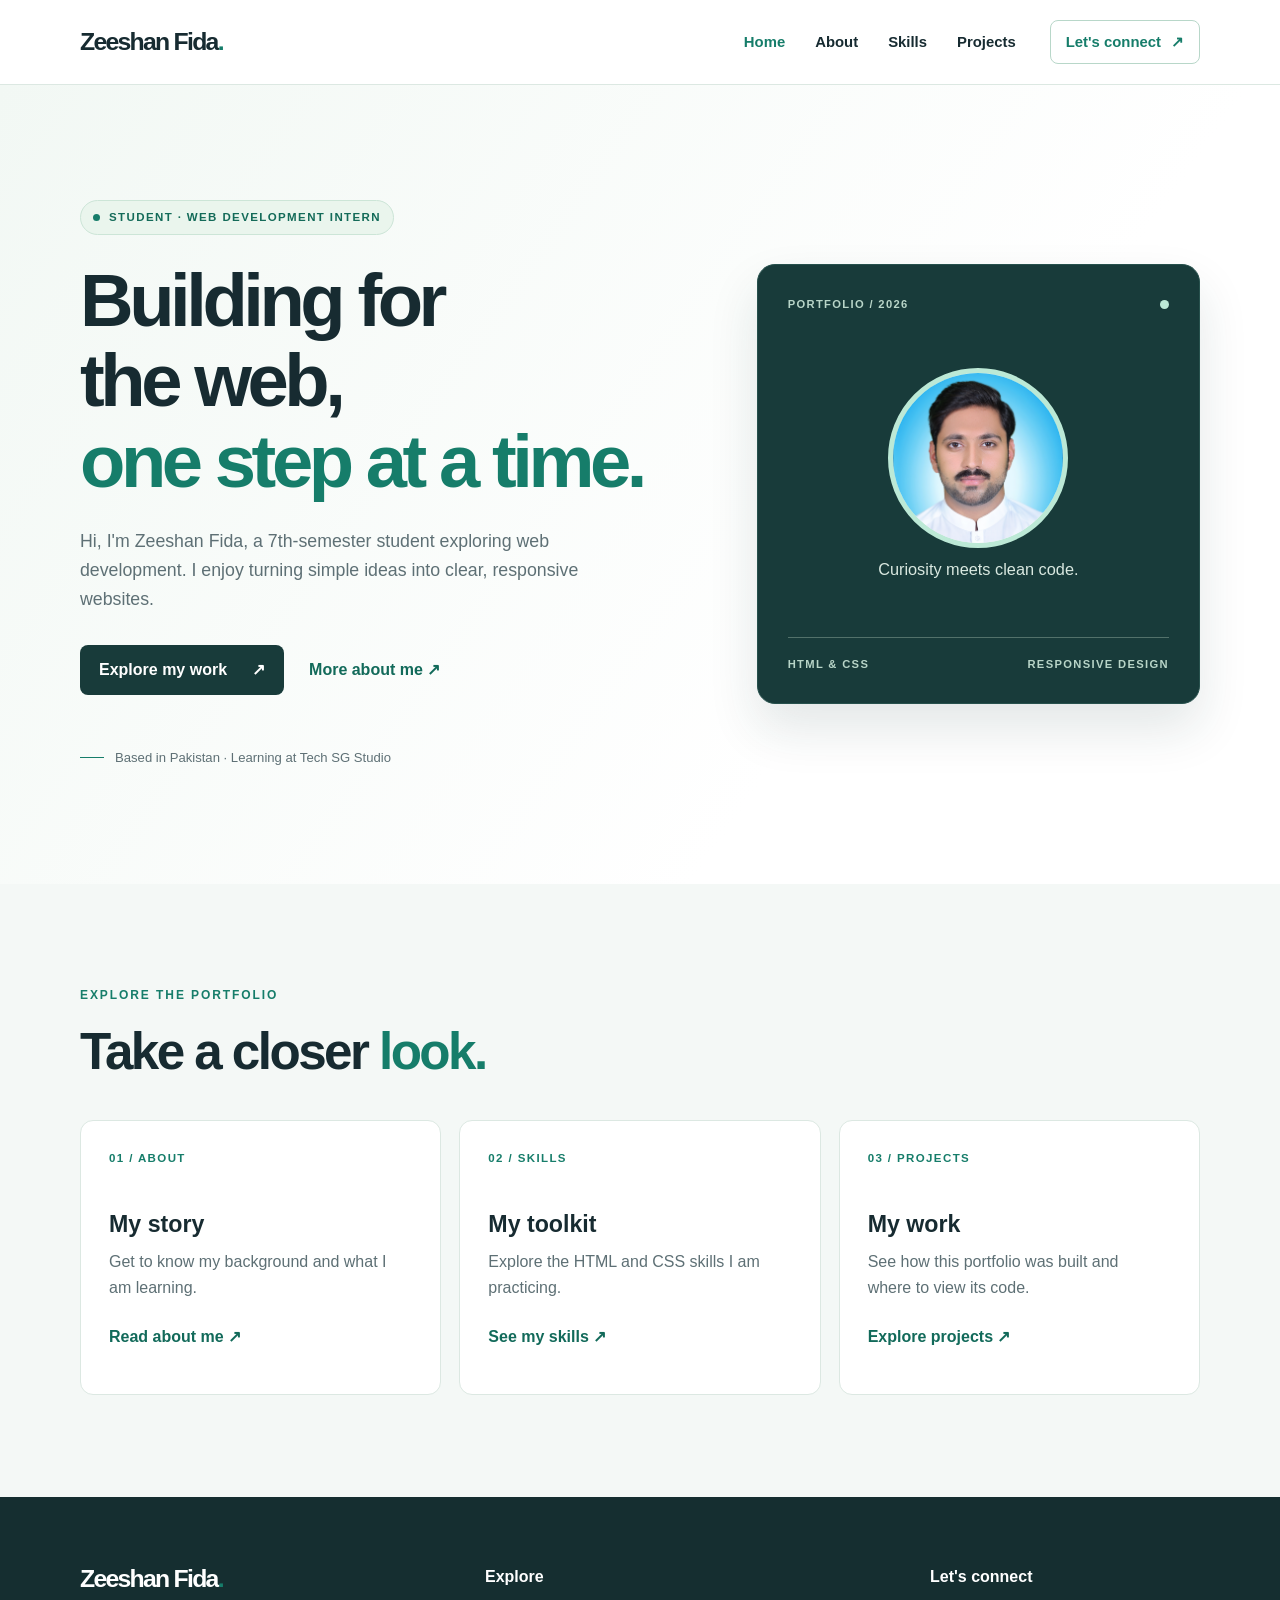
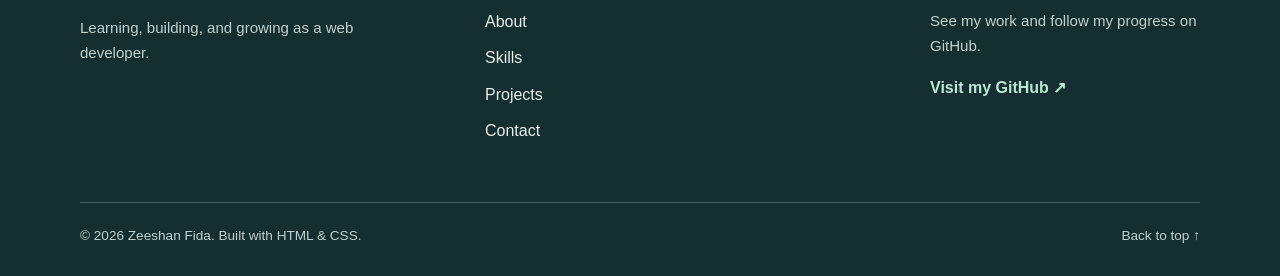
<file: index.html>
<!DOCTYPE html>
<html lang="en">
<head>
  <meta charset="UTF-8">
  <meta name="viewport" content="width=device-width, initial-scale=1.0">
  <meta name="theme-color" content="#f7faf8">
  <meta name="description" content="Meet Zeeshan Fida, a 7th-semester student learning to build responsive websites with HTML and CSS.">
  <title>Zeeshan Fida | Web Development Portfolio</title>

  <!-- Update this URL if you change your Netlify domain. -->
  <link rel="canonical" href="https://stupendous-hummingbird-b84b47.netlify.app/">
  <meta property="og:type" content="website">
  <meta property="og:title" content="Zeeshan Fida | Web Development Portfolio">
  <meta property="og:description" content="Meet Zeeshan Fida, a 7th-semester student learning to build responsive websites with HTML and CSS.">
  <meta property="og:url" content="https://stupendous-hummingbird-b84b47.netlify.app/">
  <link rel="stylesheet" href="style.css">
</head>
<body>
  <a class="skip-link" href="#main-content">Skip to content</a>

  <header class="site-header">
    <div class="container header-inner">
      <a class="brand" href="index.html" aria-label="Zeeshan Fida, home">Zeeshan Fida<span>.</span></a>

      <nav class="desktop-nav" aria-label="Main navigation">
        <a href="index.html" aria-current="page">Home</a>
        <a href="about.html">About</a>
        <a href="skills.html">Skills</a>
        <a href="projects.html">Projects</a>
        <a class="nav-button" href="contact.html">Let's connect <span aria-hidden="true">↗</span></a>
      </nav>

      <!-- Native details and summary create a menu without JavaScript. -->
      <details class="mobile-menu">
        <summary class="menu-toggle">
          <span class="menu-icon" aria-hidden="true"><span></span><span></span><span></span></span>
          <span>Menu</span>
        </summary>
        <nav class="mobile-nav" aria-label="Mobile navigation">
          <a href="index.html" aria-current="page">Home</a>
          <a href="about.html">About</a>
          <a href="skills.html">Skills</a>
          <a href="projects.html">Projects</a>
          <a href="contact.html">Contact</a>
        </nav>
      </details>
    </div>
  </header>

  <main id="main-content">
    <section class="hero" aria-labelledby="hero-title">
      <div class="container hero-grid">
        <div class="hero-copy">
          <p class="eyebrow"><span class="status-dot" aria-hidden="true"></span> STUDENT · WEB DEVELOPMENT INTERN</p>
          <h1 id="hero-title">Building for the web, <em>one step at a time.</em></h1>
          <p class="hero-description">Hi, I'm Zeeshan Fida, a 7th-semester student exploring web development. I enjoy turning simple ideas into clear, responsive websites.</p>
          <div class="hero-actions">
            <a class="button button-primary" href="projects.html">Explore my work <span aria-hidden="true">↗</span></a>
            <a class="text-link" href="about.html">More about me <span aria-hidden="true">↗</span></a>
          </div>
          <div class="hero-detail"><span class="detail-line" aria-hidden="true"></span> Based in Pakistan · Learning at Tech SG Studio</div>
        </div>

        <aside class="hero-panel" aria-label="Zeeshan's portfolio introduction">
          <div class="panel-top"><span>PORTFOLIO / 2026</span><span class="panel-dot" aria-hidden="true"></span></div>
          <div class="panel-center">
            <!-- Save your photo as profile.jpg next to index.html. -->
            <img class="profile-photo" src="profile.jpeg" alt="Portrait of Zeeshan Fida" width="180" height="180">
            <p>Curiosity meets clean code.</p>
          </div>
          <div class="panel-bottom"><span>HTML & CSS</span><span>RESPONSIVE DESIGN</span></div>
        </aside>
      </div>
    </section>

    <section class="section skills-section" aria-labelledby="explore-title">
      <div class="container">
        <p class="section-kicker">EXPLORE THE PORTFOLIO</p>
        <h2 id="explore-title">Take a closer <span>look.</span></h2>
        <div class="skill-list">
          <article class="skill-card">
            <span class="card-index">01 / ABOUT</span>
            <h3>My story</h3>
            <p>Get to know my background and what I am learning.</p>
            <a class="inline-link" href="about.html">Read about me ↗</a>
          </article>
          <article class="skill-card">
            <span class="card-index">02 / SKILLS</span>
            <h3>My toolkit</h3>
            <p>Explore the HTML and CSS skills I am practicing.</p>
            <a class="inline-link" href="skills.html">See my skills ↗</a>
          </article>
          <article class="skill-card">
            <span class="card-index">03 / PROJECTS</span>
            <h3>My work</h3>
            <p>See how this portfolio was built and where to view its code.</p>
            <a class="inline-link" href="projects.html">Explore projects ↗</a>
          </article>
        </div>
      </div>
    </section>
  </main>

  <footer class="site-footer">
    <div class="container footer-main">
      <div class="footer-about">
        <a class="brand footer-brand" href="index.html" aria-label="Zeeshan Fida, home">Zeeshan Fida<span>.</span></a>
        <p>Learning, building, and growing as a web developer.</p>
      </div>
      <nav class="footer-nav" aria-label="Footer navigation">
        <h2>Explore</h2>
        <a href="about.html">About</a>
        <a href="skills.html">Skills</a>
        <a href="projects.html">Projects</a>
        <a href="contact.html">Contact</a>
      </nav>
      <div class="footer-connect">
        <h2>Let's connect</h2>
        <p>See my work and follow my progress on GitHub.</p>
        <a href="https://github.com/Zeeshanfida49" target="_blank" rel="noopener noreferrer">Visit my GitHub <span aria-hidden="true">↗</span></a>
      </div>
    </div>
    <div class="container footer-bottom">
      <p>© 2026 Zeeshan Fida. Built with HTML & CSS.</p>
      <a href="#main-content">Back to top <span aria-hidden="true">↑</span></a>
    </div>
  </footer>
</body>
</html>
</file>
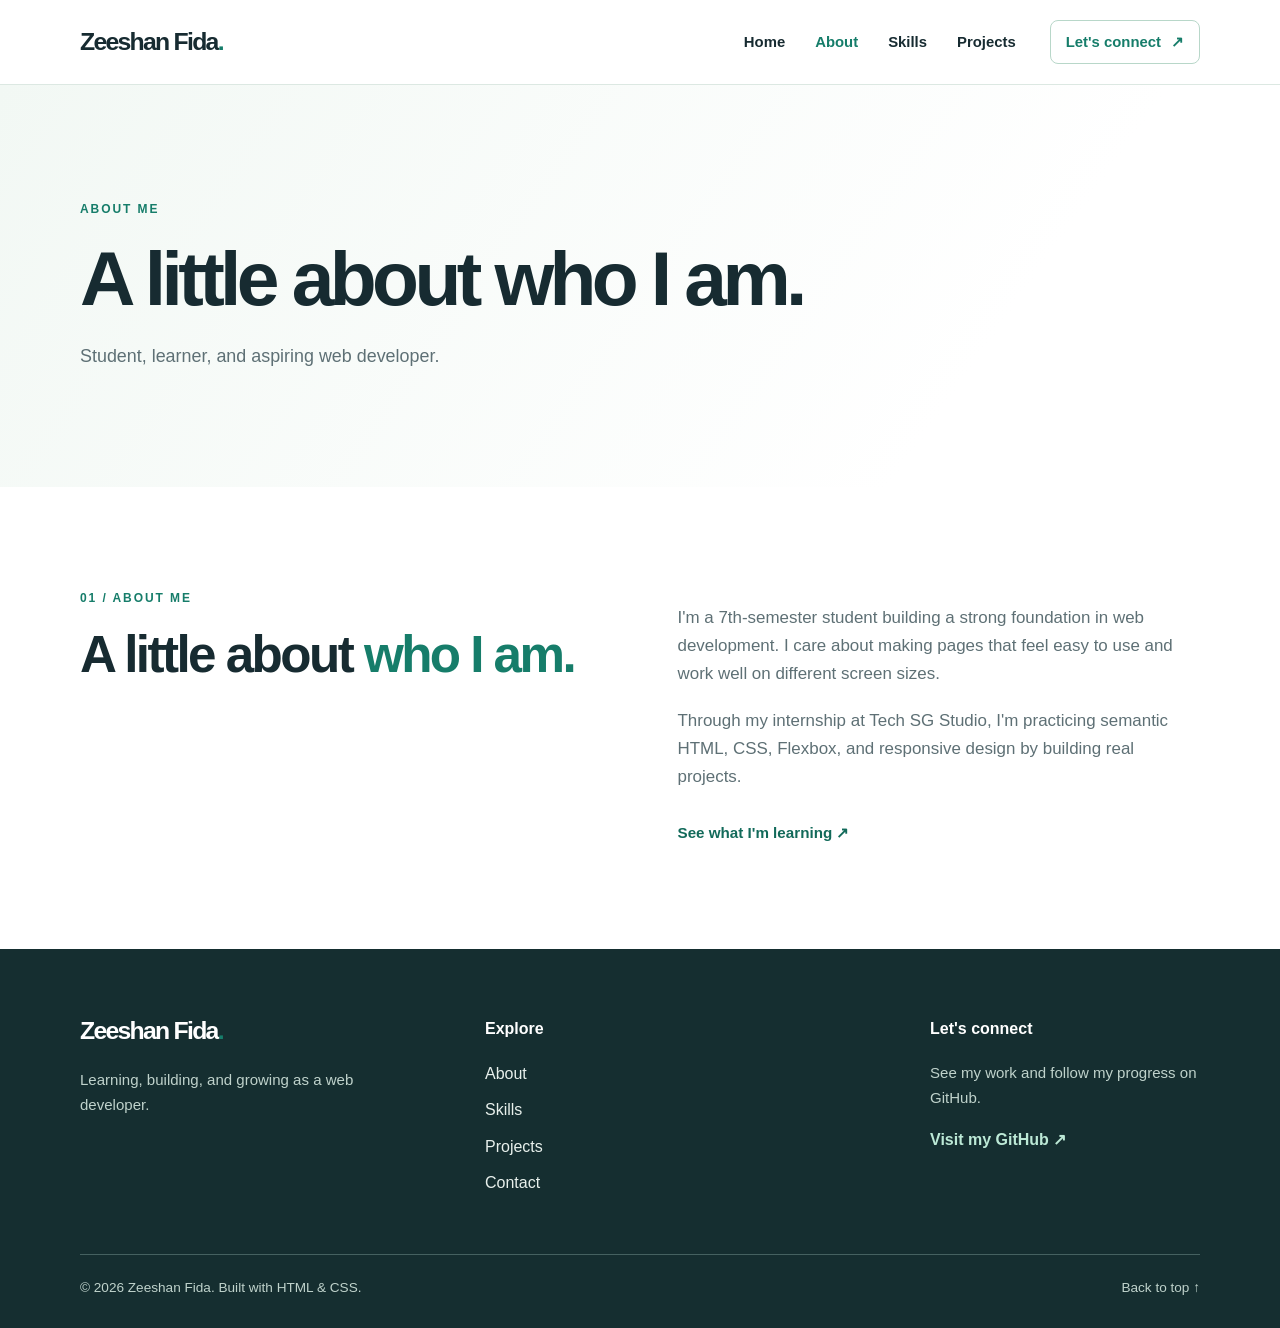
<file: about.html>
<!DOCTYPE html>
<html lang="en">
<head>
  <meta charset="UTF-8">
  <meta name="viewport" content="width=device-width, initial-scale=1.0">
  <meta name="theme-color" content="#f7faf8">
  <meta name="description" content="Learn about Zeeshan Fida, a 7th-semester student practicing web development at Tech SG Studio.">
  <title>About | Zeeshan Fida</title>

  <!-- Update this URL if you change your Netlify domain. -->
  <link rel="canonical" href="https://stupendous-hummingbird-b84b47.netlify.app/about.html">
  <meta property="og:type" content="website">
  <meta property="og:title" content="About | Zeeshan Fida">
  <meta property="og:description" content="Learn about Zeeshan Fida, a 7th-semester student practicing web development at Tech SG Studio.">
  <meta property="og:url" content="https://stupendous-hummingbird-b84b47.netlify.app/about.html">
  <link rel="stylesheet" href="style.css">
</head>
<body>
  <a class="skip-link" href="#main-content">Skip to content</a>

  <header class="site-header">
    <div class="container header-inner">
      <a class="brand" href="index.html" aria-label="Zeeshan Fida, home">Zeeshan Fida<span>.</span></a>

      <nav class="desktop-nav" aria-label="Main navigation">
        <a href="index.html">Home</a>
        <a href="about.html" aria-current="page">About</a>
        <a href="skills.html">Skills</a>
        <a href="projects.html">Projects</a>
        <a class="nav-button" href="contact.html">Let's connect <span aria-hidden="true">↗</span></a>
      </nav>

      <!-- Native details and summary create a menu without JavaScript. -->
      <details class="mobile-menu">
        <summary class="menu-toggle">
          <span class="menu-icon" aria-hidden="true"><span></span><span></span><span></span></span>
          <span>Menu</span>
        </summary>
        <nav class="mobile-nav" aria-label="Mobile navigation">
          <a href="index.html">Home</a>
          <a href="about.html" aria-current="page">About</a>
          <a href="skills.html">Skills</a>
          <a href="projects.html">Projects</a>
          <a href="contact.html">Contact</a>
        </nav>
      </details>
    </div>
  </header>

  <main id="main-content">
    <section class="page-intro" aria-labelledby="page-title">
      <div class="container">
        <p class="section-kicker">ABOUT ME</p>
        <h1 id="page-title">A little about who I am.</h1>
        <p>Student, learner, and aspiring web developer.</p>
      </div>
    </section>

    <section class="section about-section" aria-labelledby="about-title">
      <div class="container about-grid">
        <div>
          <p class="section-kicker">01 / ABOUT ME</p>
          <h2 id="about-title">A little about <span>who I am.</span></h2>
        </div>
        <div class="about-text">
          <p>I'm a 7th-semester student building a strong foundation in web development. I care about making pages that feel easy to use and work well on different screen sizes.</p>
          <p>Through my internship at Tech SG Studio, I'm practicing semantic HTML, CSS, Flexbox, and responsive design by building real projects.</p>
          <a class="inline-link" href="skills.html">See what I'm learning <span aria-hidden="true">↗</span></a>
        </div>
      </div>
    </section>
  </main>

  <footer class="site-footer">
    <div class="container footer-main">
      <div class="footer-about">
        <a class="brand footer-brand" href="index.html" aria-label="Zeeshan Fida, home">Zeeshan Fida<span>.</span></a>
        <p>Learning, building, and growing as a web developer.</p>
      </div>
      <nav class="footer-nav" aria-label="Footer navigation">
        <h2>Explore</h2>
        <a href="about.html">About</a>
        <a href="skills.html">Skills</a>
        <a href="projects.html">Projects</a>
        <a href="contact.html">Contact</a>
      </nav>
      <div class="footer-connect">
        <h2>Let's connect</h2>
        <p>See my work and follow my progress on GitHub.</p>
        <a href="https://github.com/Zeeshanfida49" target="_blank" rel="noopener noreferrer">Visit my GitHub <span aria-hidden="true">↗</span></a>
      </div>
    </div>
    <div class="container footer-bottom">
      <p>© 2026 Zeeshan Fida. Built with HTML & CSS.</p>
      <a href="#main-content">Back to top <span aria-hidden="true">↑</span></a>
    </div>
  </footer>
</body>
</html>
</file>
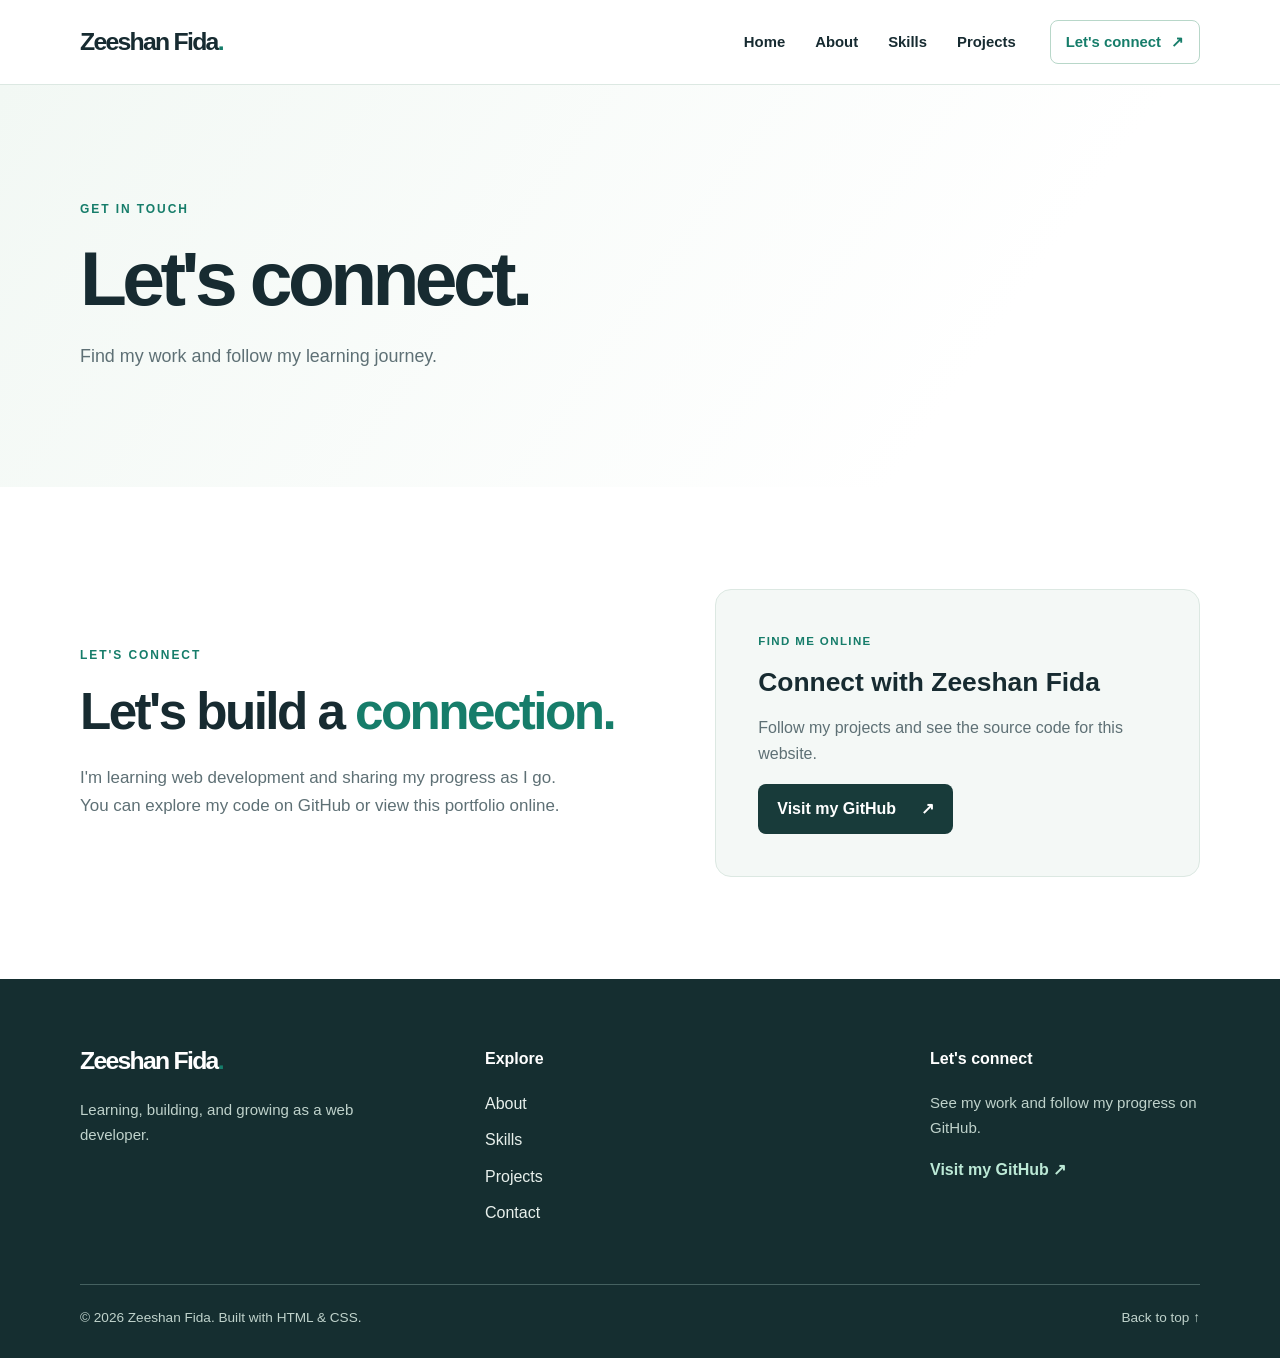
<file: contact.html>
<!DOCTYPE html>
<html lang="en">
<head>
  <meta charset="UTF-8">
  <meta name="viewport" content="width=device-width, initial-scale=1.0">
  <meta name="theme-color" content="#f7faf8">
  <meta name="description" content="Connect with Zeeshan Fida on GitHub and explore his personal web development portfolio.">
  <title>Contact | Zeeshan Fida</title>

  <!-- Update this URL if you change your Netlify domain. -->
  <link rel="canonical" href="https://stupendous-hummingbird-b84b47.netlify.app/contact.html">
  <meta property="og:type" content="website">
  <meta property="og:title" content="Contact | Zeeshan Fida">
  <meta property="og:description" content="Connect with Zeeshan Fida on GitHub and explore his personal web development portfolio.">
  <meta property="og:url" content="https://stupendous-hummingbird-b84b47.netlify.app/contact.html">
  <link rel="stylesheet" href="style.css">
</head>
<body>
  <a class="skip-link" href="#main-content">Skip to content</a>

  <header class="site-header">
    <div class="container header-inner">
      <a class="brand" href="index.html" aria-label="Zeeshan Fida, home">Zeeshan Fida<span>.</span></a>

      <nav class="desktop-nav" aria-label="Main navigation">
        <a href="index.html">Home</a>
        <a href="about.html">About</a>
        <a href="skills.html">Skills</a>
        <a href="projects.html">Projects</a>
        <a class="nav-button" href="contact.html" aria-current="page">Let's connect <span aria-hidden="true">↗</span></a>
      </nav>

      <!-- Native details and summary create a menu without JavaScript. -->
      <details class="mobile-menu">
        <summary class="menu-toggle">
          <span class="menu-icon" aria-hidden="true"><span></span><span></span><span></span></span>
          <span>Menu</span>
        </summary>
        <nav class="mobile-nav" aria-label="Mobile navigation">
          <a href="index.html">Home</a>
          <a href="about.html">About</a>
          <a href="skills.html">Skills</a>
          <a href="projects.html">Projects</a>
          <a href="contact.html" aria-current="page">Contact</a>
        </nav>
      </details>
    </div>
  </header>

  <main id="main-content">
    <section class="page-intro" aria-labelledby="page-title">
      <div class="container">
        <p class="section-kicker">GET IN TOUCH</p>
        <h1 id="page-title">Let's connect.</h1>
        <p>Find my work and follow my learning journey.</p>
      </div>
    </section>

    <section class="section" aria-labelledby="contact-title">
      <div class="container contact-grid">
        <div>
          <p class="section-kicker">LET'S CONNECT</p>
          <h2 id="contact-title">Let's build a <span>connection.</span></h2>
          <p class="contact-description">I'm learning web development and sharing my progress as I go. You can explore my code on GitHub or view this portfolio online.</p>
        </div>
        <div class="contact-card">
          <p class="card-index">FIND ME ONLINE</p>
          <h3>Connect with Zeeshan Fida</h3>
          <p>Follow my projects and see the source code for this website.</p>
          <a class="button button-primary" href="https://github.com/Zeeshanfida49" target="_blank" rel="noopener noreferrer">Visit my GitHub <span aria-hidden="true">↗</span></a>
        </div>
      </div>
    </section>
  </main>

  <footer class="site-footer">
    <div class="container footer-main">
      <div class="footer-about">
        <a class="brand footer-brand" href="index.html" aria-label="Zeeshan Fida, home">Zeeshan Fida<span>.</span></a>
        <p>Learning, building, and growing as a web developer.</p>
      </div>
      <nav class="footer-nav" aria-label="Footer navigation">
        <h2>Explore</h2>
        <a href="about.html">About</a>
        <a href="skills.html">Skills</a>
        <a href="projects.html">Projects</a>
        <a href="contact.html">Contact</a>
      </nav>
      <div class="footer-connect">
        <h2>Let's connect</h2>
        <p>See my work and follow my progress on GitHub.</p>
        <a href="https://github.com/Zeeshanfida49" target="_blank" rel="noopener noreferrer">Visit my GitHub <span aria-hidden="true">↗</span></a>
      </div>
    </div>
    <div class="container footer-bottom">
      <p>© 2026 Zeeshan Fida. Built with HTML & CSS.</p>
      <a href="#main-content">Back to top <span aria-hidden="true">↑</span></a>
    </div>
  </footer>
</body>
</html>
</file>
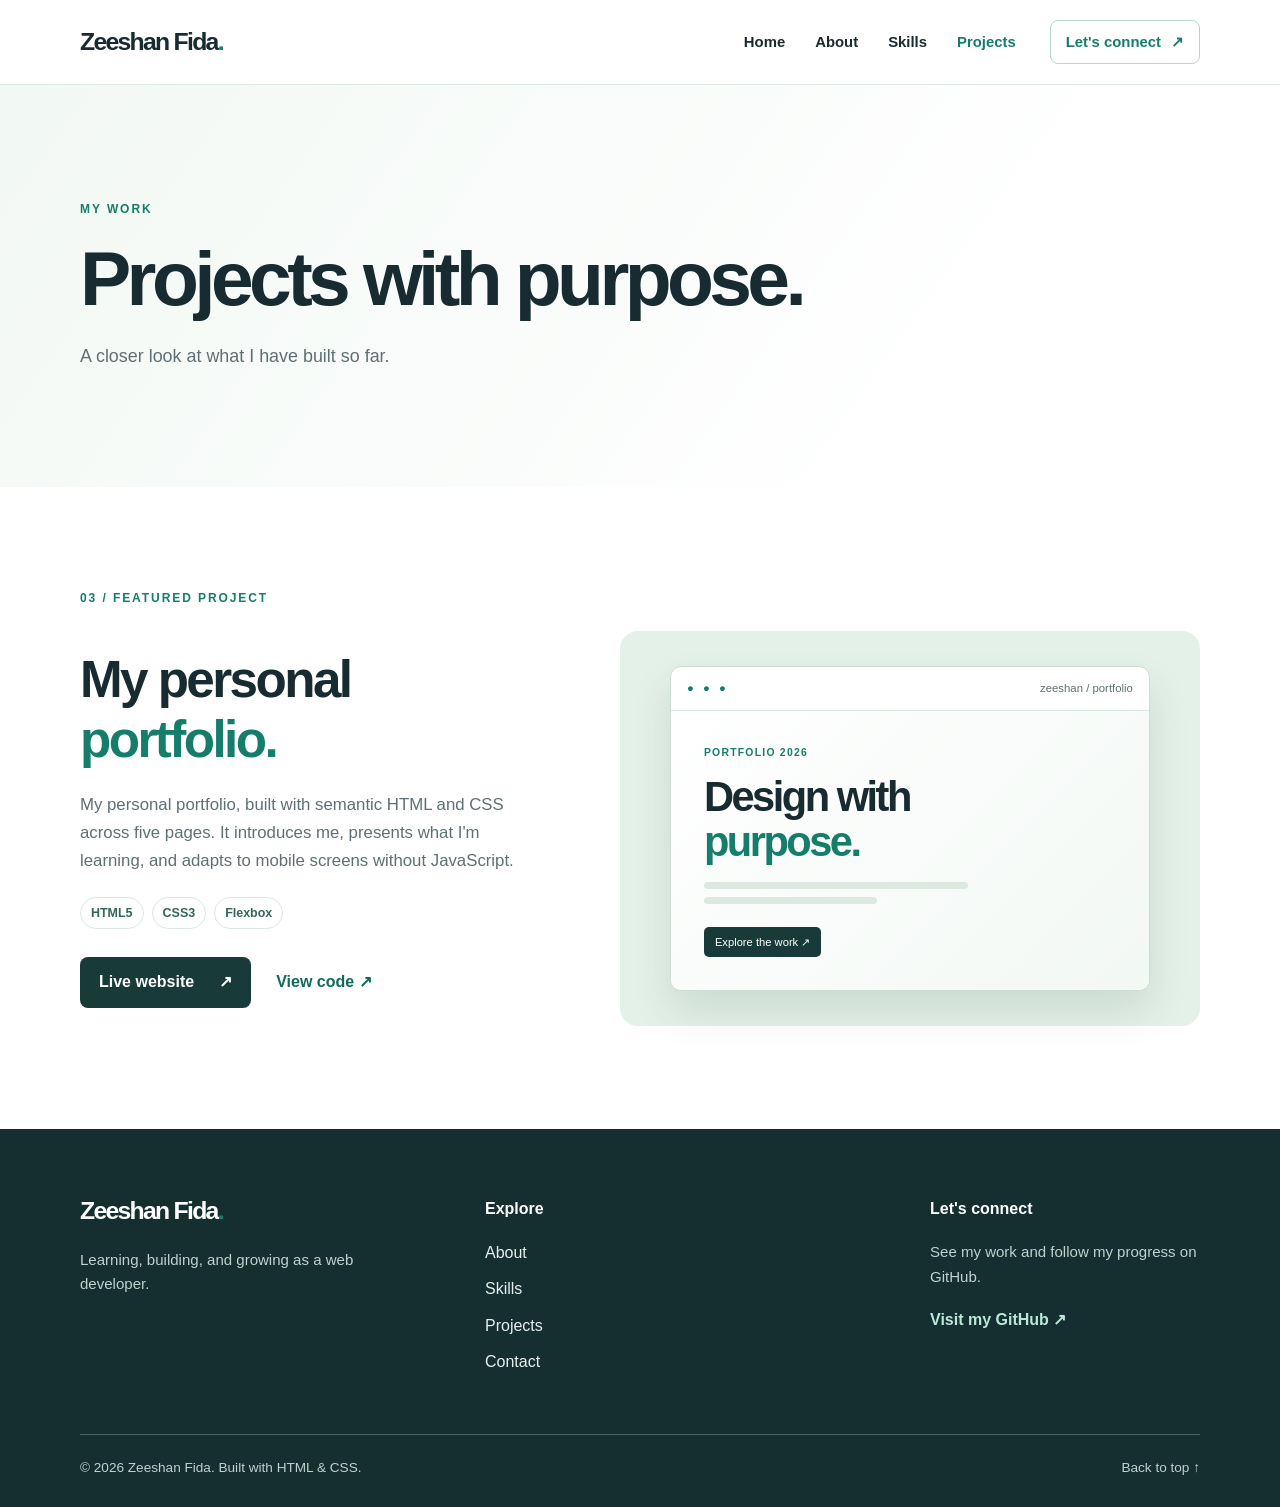
<file: projects.html>
<!DOCTYPE html>
<html lang="en">
<head>
  <meta charset="UTF-8">
  <meta name="viewport" content="width=device-width, initial-scale=1.0">
  <meta name="theme-color" content="#f7faf8">
  <meta name="description" content="See Zeeshan Fida's HTML and CSS portfolio project and explore its live website and GitHub source code.">
  <title>Projects | Zeeshan Fida</title>

  <!-- Update this URL if you change your Netlify domain. -->
  <link rel="canonical" href="https://stupendous-hummingbird-b84b47.netlify.app/projects.html">
  <meta property="og:type" content="website">
  <meta property="og:title" content="Projects | Zeeshan Fida">
  <meta property="og:description" content="See Zeeshan Fida's HTML and CSS portfolio project and explore its live website and GitHub source code.">
  <meta property="og:url" content="https://stupendous-hummingbird-b84b47.netlify.app/projects.html">
  <link rel="stylesheet" href="style.css">
</head>
<body>
  <a class="skip-link" href="#main-content">Skip to content</a>

  <header class="site-header">
    <div class="container header-inner">
      <a class="brand" href="index.html" aria-label="Zeeshan Fida, home">Zeeshan Fida<span>.</span></a>

      <nav class="desktop-nav" aria-label="Main navigation">
        <a href="index.html">Home</a>
        <a href="about.html">About</a>
        <a href="skills.html">Skills</a>
        <a href="projects.html" aria-current="page">Projects</a>
        <a class="nav-button" href="contact.html">Let's connect <span aria-hidden="true">↗</span></a>
      </nav>

      <!-- Native details and summary create a menu without JavaScript. -->
      <details class="mobile-menu">
        <summary class="menu-toggle">
          <span class="menu-icon" aria-hidden="true"><span></span><span></span><span></span></span>
          <span>Menu</span>
        </summary>
        <nav class="mobile-nav" aria-label="Mobile navigation">
          <a href="index.html">Home</a>
          <a href="about.html">About</a>
          <a href="skills.html">Skills</a>
          <a href="projects.html" aria-current="page">Projects</a>
          <a href="contact.html">Contact</a>
        </nav>
      </details>
    </div>
  </header>

  <main id="main-content">
    <section class="page-intro" aria-labelledby="page-title">
      <div class="container">
        <p class="section-kicker">MY WORK</p>
        <h1 id="page-title">Projects with purpose.</h1>
        <p>A closer look at what I have built so far.</p>
      </div>
    </section>

    <section class="section project-section" aria-labelledby="project-title">
      <div class="container">
        <p class="section-kicker">03 / FEATURED PROJECT</p>
        <div class="project-grid">
          <div class="project-copy">
            <h2 id="project-title">My personal <span>portfolio.</span></h2>
            <p>My personal portfolio, built with semantic HTML and CSS across five pages. It introduces me, presents what I'm learning, and adapts to mobile screens without JavaScript.</p>
            <ul class="project-tags" aria-label="Technologies used">
              <li>HTML5</li>
              <li>CSS3</li>
              <li>Flexbox</li>
            </ul>
            <div class="project-links">
              <a class="button button-primary" href="https://stupendous-hummingbird-b84b47.netlify.app/" target="_blank" rel="noopener noreferrer">Live website <span aria-hidden="true">↗</span></a>
              <a class="text-link" href="https://github.com/Zeeshanfida49/zeeshan-fida-portfolio" target="_blank" rel="noopener noreferrer">View code <span aria-hidden="true">↗</span></a>
            </div>
          </div>

          <div class="project-preview" aria-hidden="true">
            <div class="preview-window">
              <div class="preview-top">
                <span class="preview-dots">● ● ●</span>
                <span>zeeshan / portfolio</span>
              </div>
              <div class="preview-body">
                <span class="preview-label">PORTFOLIO 2026</span>
                <strong>Design with<br><span>purpose.</span></strong>
                <span class="preview-line"></span>
                <span class="preview-line short"></span>
                <span class="preview-pill">Explore the work ↗</span>
              </div>
            </div>
          </div>
        </div>
      </div>
    </section>
  </main>

  <footer class="site-footer">
    <div class="container footer-main">
      <div class="footer-about">
        <a class="brand footer-brand" href="index.html" aria-label="Zeeshan Fida, home">Zeeshan Fida<span>.</span></a>
        <p>Learning, building, and growing as a web developer.</p>
      </div>
      <nav class="footer-nav" aria-label="Footer navigation">
        <h2>Explore</h2>
        <a href="about.html">About</a>
        <a href="skills.html">Skills</a>
        <a href="projects.html">Projects</a>
        <a href="contact.html">Contact</a>
      </nav>
      <div class="footer-connect">
        <h2>Let's connect</h2>
        <p>See my work and follow my progress on GitHub.</p>
        <a href="https://github.com/Zeeshanfida49" target="_blank" rel="noopener noreferrer">Visit my GitHub <span aria-hidden="true">↗</span></a>
      </div>
    </div>
    <div class="container footer-bottom">
      <p>© 2026 Zeeshan Fida. Built with HTML & CSS.</p>
      <a href="#main-content">Back to top <span aria-hidden="true">↑</span></a>
    </div>
  </footer>
</body>
</html>
</file>
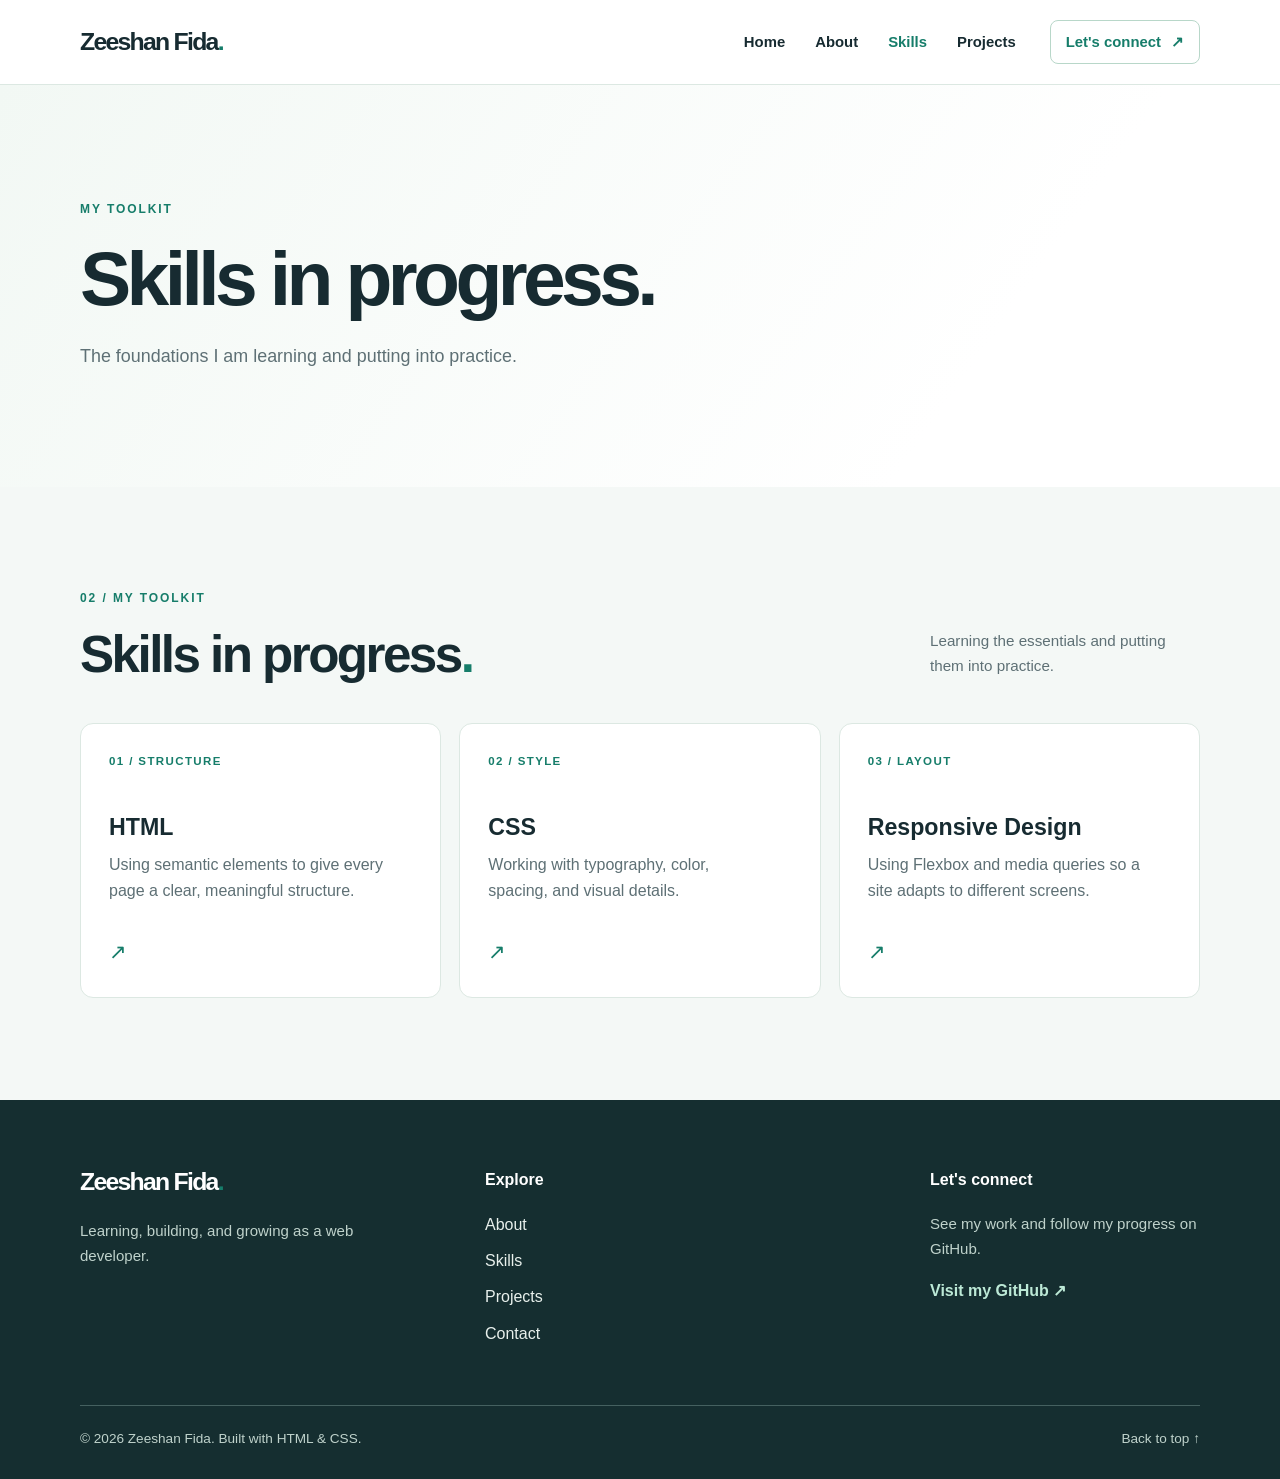
<file: skills.html>
<!DOCTYPE html>
<html lang="en">
<head>
  <meta charset="UTF-8">
  <meta name="viewport" content="width=device-width, initial-scale=1.0">
  <meta name="theme-color" content="#f7faf8">
  <meta name="description" content="Explore Zeeshan Fida's growing skills in semantic HTML, CSS, Flexbox, and responsive design.">
  <title>Skills | Zeeshan Fida</title>

  <!-- Update this URL if you change your Netlify domain. -->
  <link rel="canonical" href="https://stupendous-hummingbird-b84b47.netlify.app/skills.html">
  <meta property="og:type" content="website">
  <meta property="og:title" content="Skills | Zeeshan Fida">
  <meta property="og:description" content="Explore Zeeshan Fida's growing skills in semantic HTML, CSS, Flexbox, and responsive design.">
  <meta property="og:url" content="https://stupendous-hummingbird-b84b47.netlify.app/skills.html">
  <link rel="stylesheet" href="style.css">
</head>
<body>
  <a class="skip-link" href="#main-content">Skip to content</a>

  <header class="site-header">
    <div class="container header-inner">
      <a class="brand" href="index.html" aria-label="Zeeshan Fida, home">Zeeshan Fida<span>.</span></a>

      <nav class="desktop-nav" aria-label="Main navigation">
        <a href="index.html">Home</a>
        <a href="about.html">About</a>
        <a href="skills.html" aria-current="page">Skills</a>
        <a href="projects.html">Projects</a>
        <a class="nav-button" href="contact.html">Let's connect <span aria-hidden="true">↗</span></a>
      </nav>

      <!-- Native details and summary create a menu without JavaScript. -->
      <details class="mobile-menu">
        <summary class="menu-toggle">
          <span class="menu-icon" aria-hidden="true"><span></span><span></span><span></span></span>
          <span>Menu</span>
        </summary>
        <nav class="mobile-nav" aria-label="Mobile navigation">
          <a href="index.html">Home</a>
          <a href="about.html">About</a>
          <a href="skills.html" aria-current="page">Skills</a>
          <a href="projects.html">Projects</a>
          <a href="contact.html">Contact</a>
        </nav>
      </details>
    </div>
  </header>

  <main id="main-content">
    <section class="page-intro" aria-labelledby="page-title">
      <div class="container">
        <p class="section-kicker">MY TOOLKIT</p>
        <h1 id="page-title">Skills in progress.</h1>
        <p>The foundations I am learning and putting into practice.</p>
      </div>
    </section>

    <section class="section skills-section" aria-labelledby="skills-title">
      <div class="container">
        <div class="section-heading">
          <div>
            <p class="section-kicker">02 / MY TOOLKIT</p>
            <h2 id="skills-title">Skills in progress<span class="accent-period">.</span></h2>
          </div>
          <p>Learning the essentials and putting them into practice.</p>
        </div>

        <!-- Flexbox makes the cards wrap across desktop, tablet, and phone widths. -->
        <div class="skill-list">
          <article class="skill-card">
            <span class="card-index">01 / STRUCTURE</span>
            <h3>HTML</h3>
            <p>Using semantic elements to give every page a clear, meaningful structure.</p>
            <span class="card-arrow" aria-hidden="true">↗</span>
          </article>
          <article class="skill-card">
            <span class="card-index">02 / STYLE</span>
            <h3>CSS</h3>
            <p>Working with typography, color, spacing, and visual details.</p>
            <span class="card-arrow" aria-hidden="true">↗</span>
          </article>
          <article class="skill-card">
            <span class="card-index">03 / LAYOUT</span>
            <h3>Responsive Design</h3>
            <p>Using Flexbox and media queries so a site adapts to different screens.</p>
            <span class="card-arrow" aria-hidden="true">↗</span>
          </article>
        </div>
      </div>
    </section>
  </main>

  <footer class="site-footer">
    <div class="container footer-main">
      <div class="footer-about">
        <a class="brand footer-brand" href="index.html" aria-label="Zeeshan Fida, home">Zeeshan Fida<span>.</span></a>
        <p>Learning, building, and growing as a web developer.</p>
      </div>
      <nav class="footer-nav" aria-label="Footer navigation">
        <h2>Explore</h2>
        <a href="about.html">About</a>
        <a href="skills.html">Skills</a>
        <a href="projects.html">Projects</a>
        <a href="contact.html">Contact</a>
      </nav>
      <div class="footer-connect">
        <h2>Let's connect</h2>
        <p>See my work and follow my progress on GitHub.</p>
        <a href="https://github.com/Zeeshanfida49" target="_blank" rel="noopener noreferrer">Visit my GitHub <span aria-hidden="true">↗</span></a>
      </div>
    </div>
    <div class="container footer-bottom">
      <p>© 2026 Zeeshan Fida. Built with HTML & CSS.</p>
      <a href="#main-content">Back to top <span aria-hidden="true">↑</span></a>
    </div>
  </footer>
</body>
</html>
</file>
<file: style.css>
/* Base */
:root {
  --ink: #172b31;
  --muted: #5e7075;
  --pine: #183b3a;
  --accent: #167d6a;
  --mint: #bce9d6;
  --paper: #ffffff;
  --soft: #f4f8f6;
  --line: #dce8e2;
}

* { box-sizing: border-box; }
html { scroll-behavior: smooth; }
body { margin: 0; background: var(--paper); color: var(--ink); font: 16px/1.65 "Segoe UI", Arial, sans-serif; }
a { color: inherit; }
a:focus-visible, summary:focus-visible { outline: 3px solid var(--accent); outline-offset: 4px; }
.container { width: calc(100% - 48px); max-width: 1120px; margin-inline: auto; }
.skip-link { position: absolute; top: -100px; left: 16px; z-index: 30; padding: 10px 14px; background: var(--pine); color: #fff; }
.skip-link:focus { top: 10px; }

/* Header */
.site-header { position: relative; z-index: 10; background: #fff; border-bottom: 1px solid var(--line); }
.header-inner { display: flex; align-items: center; justify-content: space-between; gap: 20px; min-height: 84px; }
.brand { font-size: 1.55rem; font-weight: 800; letter-spacing: -.07em; text-decoration: none; }
.brand span { color: var(--accent); }
.desktop-nav { display: flex; align-items: center; gap: 30px; }
.desktop-nav a { font-size: .93rem; font-weight: 650; text-decoration: none; }
.desktop-nav a:hover { color: var(--accent); }
.desktop-nav a[aria-current="page"], .mobile-nav a[aria-current="page"] { color: var(--accent); }
.desktop-nav .nav-button { display: inline-flex; align-items: center; gap: 10px; margin-left: 4px; padding: 9px 15px; border: 1px solid #b8d7c9; border-radius: 8px; color: var(--accent); }
.desktop-nav .nav-button:hover { background: var(--soft); }
.mobile-menu { display: none; }

/* Hero */
.hero { overflow: hidden; background: linear-gradient(125deg, #f2f8f4 0%, #fff 68%); }
.hero-grid { display: grid; grid-template-columns: minmax(0, 1.15fr) minmax(0, .85fr); align-items: center; gap: clamp(35px, 6vw, 80px); padding-block: clamp(80px, 9vw, 120px); }
.hero-copy { min-width: 0; }
.eyebrow { display: inline-flex; align-items: center; gap: 9px; margin: 0 0 26px; padding: 7px 12px; border: 1px solid #cce5d7; border-radius: 99px; background: #eaf5ed; color: #146b59; font-size: .72rem; font-weight: 800; letter-spacing: .12em; }
.status-dot { flex: none; width: 7px; height: 7px; border-radius: 50%; background: var(--accent); }
h1, h2, h3, p { overflow-wrap: break-word; }
h1, h2, h3 { text-wrap: balance; }
.hero h1 { max-width: 680px; margin: 0; font-size: clamp(3rem, 5.8vw, 5.5rem); font-weight: 800; line-height: 1.08; letter-spacing: -.06em; }
.hero h1 em { display: block; color: var(--accent); font-style: normal; }
.hero-description { max-width: 545px; margin: 25px 0 30px; color: var(--muted); font-size: 1.11rem; }
.hero-actions, .project-links { display: flex; align-items: center; flex-wrap: wrap; gap: 18px 25px; }
.button { display: inline-flex; align-items: center; justify-content: center; gap: 25px; padding: 12px 19px; border-radius: 8px; font-weight: 700; text-decoration: none; transition: background-color .2s ease, transform .2s ease; }
.button-primary { background: var(--pine); color: #fff; }
.button-primary:hover { background: #236257; transform: translateY(-2px); }
.text-link, .inline-link { color: #126a5a; font-weight: 700; text-decoration: none; }
.text-link:hover, .inline-link:hover { text-decoration: underline; }
.hero-detail { display: flex; align-items: center; gap: 11px; margin-top: 52px; color: var(--muted); font-size: .82rem; }
.detail-line { flex: none; width: 24px; height: 1px; background: var(--accent); }
.hero-panel { display: flex; flex-direction: column; justify-content: space-between; min-width: 0; min-height: 440px; padding: 30px; border: 1px solid #27514d; border-radius: 18px; background: var(--pine); color: #fff; box-shadow: 0 25px 50px rgba(24, 59, 58, .12); }
.panel-top, .panel-bottom { display: flex; align-items: center; justify-content: space-between; gap: 12px; color: #b8d5c8; font-size: .7rem; font-weight: 750; letter-spacing: .12em; }
.panel-dot { width: 9px; height: 9px; border-radius: 50%; background: var(--mint); }
.panel-center { text-align: center; }
.profile-photo { display: block; width: 180px; height: 180px; margin-inline: auto; border: 5px solid var(--mint); border-radius: 50%; background: #edf7f0; object-fit: cover; object-position: center 25%; }
.panel-center p { margin: 8px 0 0; color: #d9e8e0; font-size: 1.02rem; }
.panel-bottom { padding-top: 17px; border-top: 1px solid #52716a; }

/* Shared sections */
.section { padding-block: clamp(72px, 8vw, 105px); scroll-margin-top: 25px; }
.section-kicker { margin: 0 0 16px; color: var(--accent); font-size: .75rem; font-weight: 800; letter-spacing: .16em; }
.section h2 { margin: 0; font-size: clamp(2.2rem, 4vw, 3.45rem); line-height: 1.17; letter-spacing: -.05em; }
.section h2 span, .accent-period { color: var(--accent); }
.about-grid { display: grid; grid-template-columns: minmax(0, 1fr) minmax(0, 1fr); gap: 75px; }
.about-text { padding-top: 15px; color: var(--muted); font-size: 1.06rem; }
.about-text p { margin: 0 0 19px; }
.about-text .inline-link { display: inline-block; margin-top: 10px; font-size: .95rem; }

/* Skills */
.skills-section { background: var(--soft); }
.section-heading { display: flex; align-items: end; justify-content: space-between; gap: 25px; }
.section-heading > p { max-width: 270px; margin: 0 0 7px; color: var(--muted); font-size: .95rem; }
/* Flexbox wraps the cards as the screen gets smaller. */
.skill-list { display: flex; flex-wrap: wrap; gap: 18px; margin-top: 38px; }
.skill-card { position: relative; display: flex; flex: 1 1 260px; flex-direction: column; min-width: 0; min-height: 275px; padding: 28px; border: 1px solid var(--line); border-radius: 13px; background: #fff; transition: transform .2s ease, box-shadow .2s ease; }
.skill-card:hover { transform: translateY(-3px); box-shadow: 0 14px 30px rgba(24, 59, 58, .07); }
.card-index { color: var(--accent); font-size: .72rem; font-weight: 800; letter-spacing: .12em; }
.skill-card h3 { margin: 43px 0 10px; font-size: 1.45rem; line-height: 1.2; }
.skill-card p { max-width: 280px; margin: 0 0 22px; color: var(--muted); }
.card-arrow { margin-top: auto; color: var(--accent); font-size: 1.3rem; }

/* Featured project */
.project-grid { display: grid; grid-template-columns: minmax(0, .9fr) minmax(0, 1.1fr); align-items: center; gap: 65px; margin-top: 22px; }
.project-copy p { max-width: 440px; margin: 22px 0; color: var(--muted); font-size: 1.05rem; }
.project-tags { display: flex; flex-wrap: wrap; gap: 8px; margin: 0 0 28px; padding: 0; list-style: none; }
.project-tags li { padding: 5px 10px; border: 1px solid var(--line); border-radius: 99px; color: #35665b; font-size: .78rem; font-weight: 700; }
.project-preview { display: grid; place-items: center; min-width: 0; min-height: 390px; padding: 35px; border-radius: 18px; background: #e4f1e8; }
.preview-window { width: min(100%, 480px); overflow: hidden; border: 1px solid #cadfd2; border-radius: 11px; background: #fff; box-shadow: 0 20px 40px rgba(24, 59, 58, .12); }
.preview-top { display: flex; justify-content: space-between; gap: 10px; padding: 12px 16px; border-bottom: 1px solid var(--line); color: var(--muted); font-size: .71rem; }
.preview-dots { color: var(--accent); letter-spacing: 3px; }
.preview-body { display: flex; flex-direction: column; align-items: flex-start; min-height: 245px; padding: 33px; background: linear-gradient(135deg, #fff, #f2f8f4); }
.preview-label { color: var(--accent); font-size: .65rem; font-weight: 800; letter-spacing: .12em; }
.preview-body strong { margin: 14px 0 17px; font-size: clamp(1.7rem, 4vw, 2.6rem); line-height: 1.08; letter-spacing: -.06em; }
.preview-body strong span { color: var(--accent); }
.preview-line { width: 64%; height: 7px; margin: 0 0 8px; border-radius: 9px; background: #dce9e0; }
.preview-line.short { width: 42%; }
.preview-pill { margin-top: 15px; padding: 6px 11px; border-radius: 5px; background: var(--pine); color: #fff; font-size: .7rem; }

/* Footer */
.site-footer { background: #152e30; color: #e8f0ec; }
.footer-main { display: flex; flex-wrap: wrap; justify-content: space-between; gap: 35px; padding-block: 62px 48px; }
.footer-about { flex: 1 1 310px; max-width: 370px; }
.footer-brand { color: #fff; }
.footer-about p, .footer-connect p { max-width: 300px; margin: 16px 0 0; color: #bfd2cb; font-size: .94rem; }
.footer-nav, .footer-connect { flex: 1 1 165px; }
.footer-connect { max-width: 270px; }
.site-footer h2 { margin: 5px 0 18px; color: #fff; font-size: 1rem; letter-spacing: 0; }
.footer-nav a { display: block; width: fit-content; margin-bottom: 10px; }
.site-footer a { text-decoration: none; }
.site-footer a:hover { color: var(--mint); }
.footer-connect a { display: inline-block; margin-top: 17px; color: var(--mint); font-weight: 700; }
.footer-bottom { display: flex; flex-wrap: wrap; justify-content: space-between; gap: 8px 20px; padding: 22px 0 28px; border-top: 1px solid #456160; color: #bfd2cb; font-size: .85rem; }
.footer-bottom p { margin: 0; }

/* Interior pages use the same colors, spacing, and components as the home page. */
.page-intro { padding-block: clamp(72px, 9vw, 115px); background: linear-gradient(125deg, #f2f8f4 0%, #fff 75%); }
.page-intro h1 { max-width: 750px; margin: 0; font-size: clamp(3rem, 6vw, 5rem); line-height: 1.1; letter-spacing: -.06em; }
.page-intro .container > p:last-child { max-width: 610px; margin: 22px 0 0; color: var(--muted); font-size: 1.12rem; }
.contact-grid { display: grid; grid-template-columns: minmax(0, 1fr) minmax(0, .85fr); align-items: center; gap: 65px; }
.contact-description { max-width: 500px; margin: 22px 0 0; color: var(--muted); font-size: 1.06rem; }
.contact-card { display: flex; flex-direction: column; align-items: flex-start; gap: 16px; padding: clamp(24px, 4vw, 42px); border: 1px solid var(--line); border-radius: 16px; background: var(--soft); }
.contact-card h3, .contact-card p { margin: 0; }
.contact-card h3 { font-size: 1.65rem; line-height: 1.2; }
.contact-card > p:not(.card-index) { color: var(--muted); }
.contact-card .inline-link { margin-top: 2px; }

/* Tablet */
@media (max-width: 980px) {
  .hero-grid { grid-template-columns: 1fr; gap: 38px; padding-block: 75px; }
  .hero-panel { min-height: 295px; }
  .profile-photo { width: 155px; height: 155px; }
  .hero-detail { margin-top: 33px; }
  .about-grid, .project-grid { gap: 35px; }
  .project-grid { grid-template-columns: 1fr; }
  .contact-grid { gap: 35px; }
}

/* Mobile menu */
@media (max-width: 880px) {
  .header-inner { min-height: 72px; }
  .desktop-nav { display: none; }
  .mobile-menu { display: block; }
  .menu-toggle { display: flex; align-items: center; gap: 10px; padding: 9px 12px; border: 1px solid #c0d9cc; border-radius: 7px; cursor: pointer; font-size: .9rem; font-weight: 700; list-style: none; }
  .menu-toggle::-webkit-details-marker { display: none; }
  .menu-icon { display: flex; flex-direction: column; gap: 4px; }
  .menu-icon span { display: block; width: 17px; height: 2px; border-radius: 2px; background: currentColor; }
  .mobile-menu[open] .menu-toggle { color: var(--accent); border-color: var(--accent); }
  .mobile-nav { position: absolute; top: 100%; right: 0; left: 0; display: flex; flex-direction: column; padding: 10px 24px 16px; border-bottom: 1px solid var(--line); background: #fff; box-shadow: 0 14px 22px rgba(24, 59, 58, .1); }
  .mobile-nav a { padding: 10px 0; font-weight: 700; text-decoration: none; }
  .mobile-nav a:hover { color: var(--accent); }
  .about-grid { grid-template-columns: 1fr; gap: 20px; }
  .about-text { padding-top: 0; }
  .section-heading { align-items: start; flex-direction: column; gap: 12px; }
  .project-preview { min-height: 330px; }
  .contact-grid { grid-template-columns: 1fr; }
}

/* Small phones */
@media (max-width: 480px) {
  .container { width: calc(100% - 32px); }
  .hero-grid { padding-block: 62px; }
  .eyebrow { max-width: 100%; font-size: .62rem; letter-spacing: .06em; }
  .hero h1 { font-size: clamp(2.65rem, 12vw, 3.7rem); }
  .hero-description { font-size: 1rem; }
  .hero-actions { align-items: flex-start; flex-direction: column; gap: 17px; }
  .hero-panel { min-height: 255px; padding: 21px; }
  .profile-photo { width: 130px; height: 130px; }
  .panel-bottom { font-size: .59rem; }
  .skill-card { flex-basis: 100%; min-height: 225px; }
  .skill-card h3 { margin-top: 30px; }
  .project-preview { min-height: 275px; padding: 17px; }
  .preview-body { min-height: 215px; padding: 23px; }
  .footer-main > * { flex-basis: 100%; max-width: none; }
}

@media (prefers-reduced-motion: reduce) {
  html { scroll-behavior: auto; }
  .button, .skill-card { transition: none; }
  .button:hover, .skill-card:hover { transform: none; }
}
</file>
